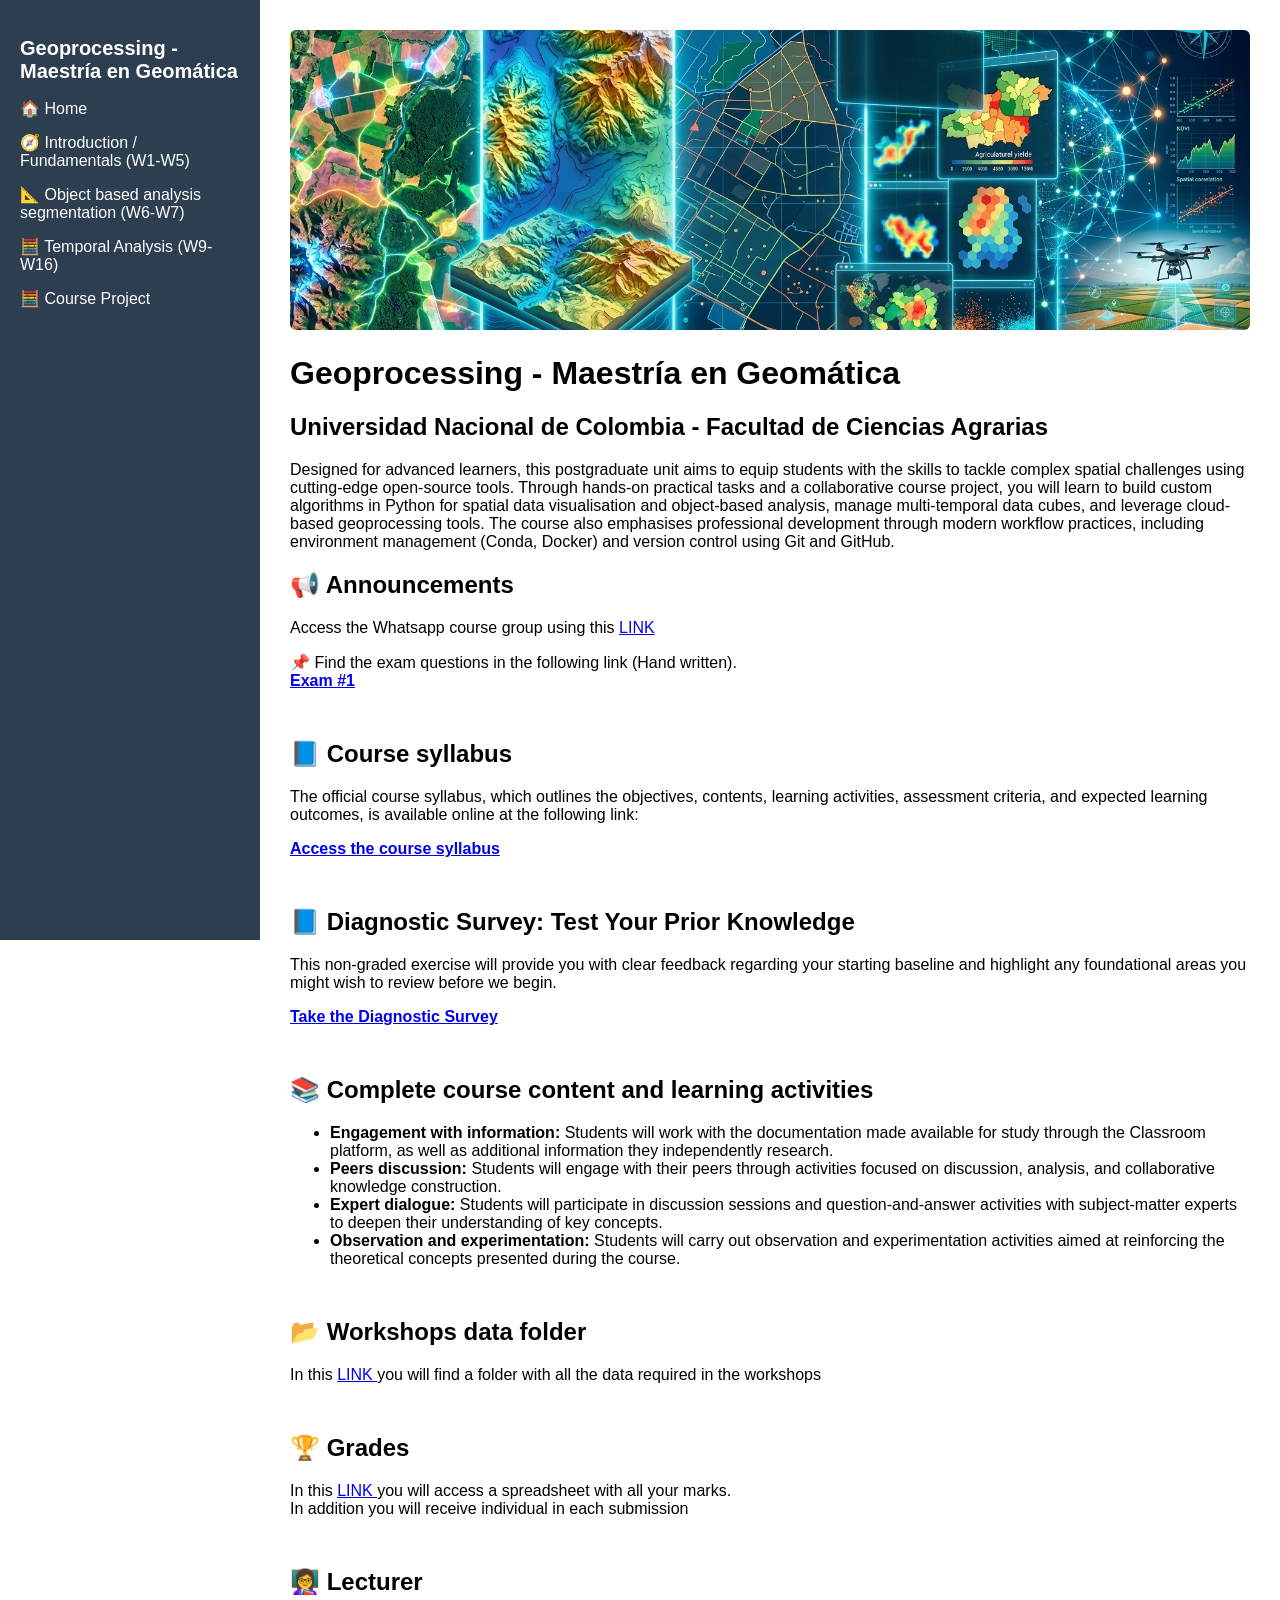
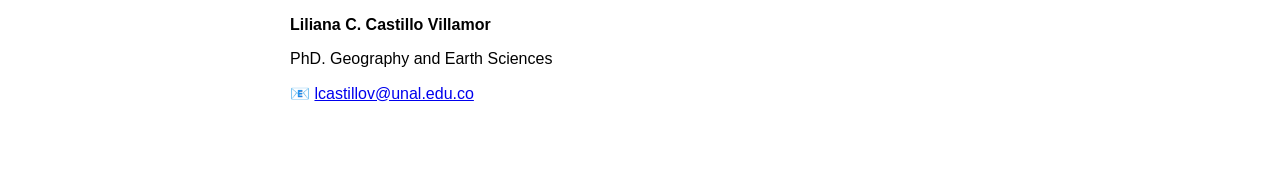
<file: docs/index.html>
<!DOCTYPE html>
<html lang="es">
<head>
  <meta charset="UTF-8">
  <title>Geprocessing</title>
  <link rel="stylesheet" href="style.css">
</head>

<body>
  <div class="container">

     <aside class="sidebar">
      <h2> Geoprocessing - Maestría en Geomática </h2>
      <ul>
        <li><a href="index.html">🏠 Home</a></li>
        <li><a href="1_intro_fund.html">🧭 Introduction / Fundamentals (W1-W5)</a></li>
        <li><a href="2_advanced.html">📐 Object based analysis segmentation (W6-W7)</a></li>
       <li><a href="temporal.html">🧮 Temporal Analysis (W9-W16)</a></li>
       <li><a href="project.html">🧮 Course Project </a></li>

      </ul>
    </aside>
    <main class="content">

      <header class="page-header">
  <img src="portada.png" alt="Geomatics in agriculture">
</header>

      <h1>Geoprocessing - Maestría en Geomática</h1>
      <h2>Universidad Nacional de Colombia - Facultad de Ciencias Agrarias</h2>
      <p>
  Designed for advanced learners, this postgraduate unit aims to equip students with the skills to tackle complex spatial challenges using cutting-edge open-source tools.

Through hands-on practical tasks and a collaborative course project, you will learn to build custom algorithms in Python for spatial data visualisation 
and object-based analysis, manage multi-temporal data cubes, and leverage cloud-based geoprocessing tools. 
The course also emphasises professional development through modern workflow practices, 
including environment management (Conda, Docker) and version control using Git and GitHub.      

      </p>
  </section>
    <section>
          <h2>📢 Announcements </h2>

      <div class="team">

        <p>
          Access the Whatsapp course group using this <a href="https://chat.whatsapp.com/G36AULLtkGy8rnJICHfW9d?s=qt&p=a&mlu=4&ilr=4" target="_blank">LINK </a>
        </p>
      </div>


  <p>
     📌 Find the exam questions in the following link (Hand written). <br>
    <a href="https://drive.google.com/file/d/1cuLnnoGgvSycRBDZw114sBb3xEIShk8I/view?usp=sharing" target="_blank"><strong>Exam #1</strong></a>
  </p>
      

  </section>


<section>
  <h2>📘 Course syllabus</h2>

  <p>
    The official course syllabus, which outlines the objectives, contents, learning
    activities, assessment criteria, and expected learning outcomes, is available
    online at the following link:
  </p>

  <p>
    <a href="https://drive.google.com/file/d/1LlqnLVDMNPiTaMtq1y1dEbJv33p-ubgm/view?usp=sharing" target="_blank"><strong>Access the course syllabus</strong></a>
  </p>
</section>

<section>
  <h2>📘 Diagnostic Survey: Test Your Prior Knowledge</h2>

  <p>
This non-graded exercise will provide you with clear feedback regarding your starting baseline and highlight any foundational areas you might wish to review before we begin.
  </p>

  <p>
    <a href="https://forms.gle/9RTu1YUddDznUbqW7" target="_blank"><strong>Take the Diagnostic Survey</strong></a>
  </p>
</section>

<section>
  <h2>📚 Complete course content and learning activities</h2>



  <ul>
    <li>
      <strong>Engagement with information:</strong>
      Students will work with the documentation made available for study through the
      Classroom platform, as well as additional information they independently research.
    </li>

    <li>
      <strong>Peers discussion:</strong>
      Students will engage with their peers through activities focused on discussion,
      analysis, and collaborative knowledge construction.
    </li>

    <li>
      <strong>Expert dialogue:</strong>
      Students will participate in discussion sessions and question-and-answer activities
      with subject-matter experts to deepen their understanding of key concepts.
    </li>

    <li>
      <strong>Observation and experimentation:</strong>
      Students will carry out observation and experimentation activities aimed at
      reinforcing the theoretical concepts presented during the course.
    </li>
  </ul>
</section>

  </section>
  <section>
          <h2>📂 Workshops data folder</h2>

      <div class="team">

        <p>In this <a href="https://drive.google.com/drive/folders/1LBIwi4xA8khQqD8JimTCjIs2VxbYfr0b?usp=sharing" target="_blank">LINK </a> you will find a folder with all the data required in the workshops</p>
      </div>

  </section>
    <section>
          <h2>🏆 Grades</h2>

      <div class="team">

        <p>In this <a href="https://docs.google.com/spreadsheets/d/12WHGJoy6DpacbCQABoKPbMGc5Xdp0PMHCjtVRelKtjU/edit?usp=sharing"_blank">LINK </a> you will access a spreadsheet with all your marks. <br>
           In addition you will receive individual in each submission</p>
      </div>

  </section>

  
<section>
      <h2>👩‍🏫 Lecturer</h2>

      <div class="team">
        <p><strong>Liliana C. Castillo Villamor</strong></p>
        <p>PhD. Geography and Earth Sciences</p>
        <p>📧 <a href="mailto:lcastillov@unal.edu.co">lcastillov@unal.edu.co</a></p>
      </div>


  </div>
  </section>
  </main>
</body>
</html>
</file>
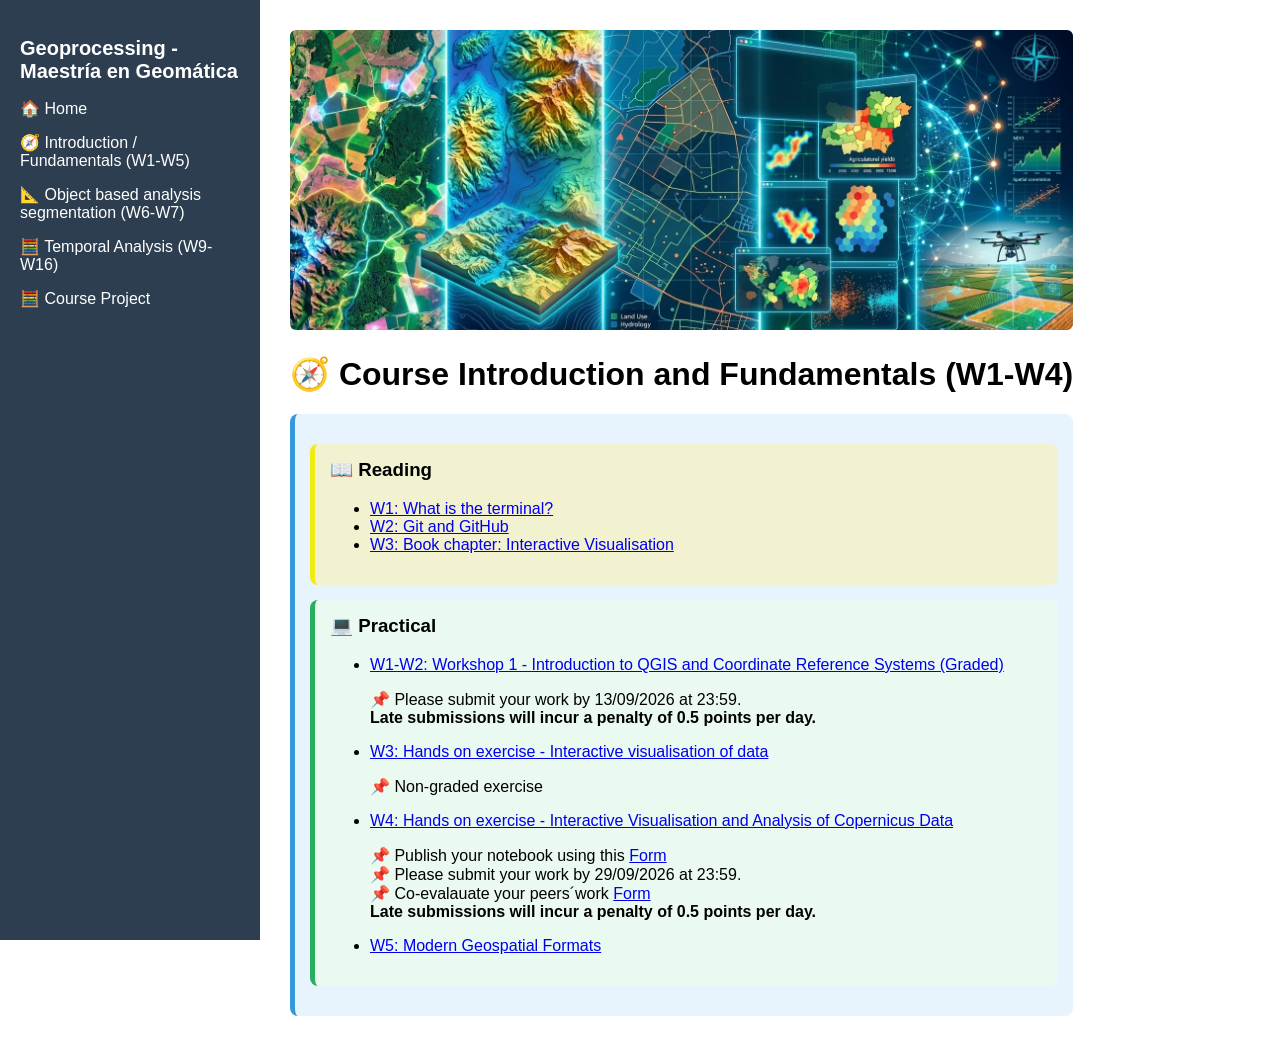
<file: docs/1_intro_fund.html>
<!DOCTYPE html>
<html lang="es">
<head>
  <meta charset="UTF-8">
  <title>Fundamentals</title>
  <link rel="stylesheet" href="style.css">
</head>

<body>
  <div class="container">

     <aside class="sidebar">
      <h2> Geoprocessing - Maestría en Geomática </h2>
      <ul>
        <li><a href="index.html">🏠 Home</a></li>
        <li><a href="1_intro_fund.html">🧭 Introduction / Fundamentals (W1-W5)</a></li>
        <li><a href="2_advanced.html">📐 Object based analysis segmentation (W6-W7)</a></li>
       <li><a href="temporal.html">🧮 Temporal Analysis (W9-W16)</a></li>
       <li><a href="project.html">🧮 Course Project </a></li>

      </ul>
    </aside>


    <main class="content">


      <header class="page-header">
  <img src="portada.png" alt="Geomatics in agriculture">
</header>

      <h1>🧭 Course Introduction and Fundamentals (W1-W4)</h1>

      <div class="block slides">
        <!-- 
        <h3>📑 Slides</h3>
        <ul>
             

                        <li>
            <a href="https://drive.google.com/file/d/1cN9XmAGAT987GKVwXRHxa_-NIaQCY_no/view?usp=drive_link" target="_blank">
              W4: Cartography </a>
          </li>   
          

          

        </ul>
      </div>


    -->

<div class="block reading">
  <h3>📖 Reading</h3>

  <ul>

     
    
        <li>
          
      <a href="https://lccvnotebooks.notion.site/What-is-the-terminal-3cf241d03ede80218c6bd89e5cb63e1f?source=copy_link" target="_blank">
         W1: What is the terminal?
         </a>
    </li>
            <li>
          
      <a href="https://lccvnotebooks.notion.site/Uso-de-Github-999241d03ede82348ad181064bec183c?source=copy_link" target="_blank">
         W2: Git and GitHub 
         </a>
    </li>
    

        <li>
      <a href="https://drive.google.com/file/d/1glsrCkiJnWgmUesZHfgHlCLl3DLw88fn/view?usp=sharing" target="_blank">
         W3: Book chapter: Interactive Visualisation 
         </a>


    </li>
    

  <!--
    


  </ul>
-->
</div>

<div class="block practical">
        <h3>💻 Practical</h3>
        <ul>
          <li>
            <a href="https://github.com/un-msc-geomatica/geoprocessing_20262/blob/main/notebooks/Introductory%20exercise_st.ipynb" target="-blank">
             W1-W2: Workshop 1 - Introduction to QGIS and Coordinate Reference Systems (Graded)  </a>

             <p class="li-note">
          📌 Please submit your work  by 13/09/2026 at 23:59. <br>
          <strong>Late submissions will incur a penalty of 0.5 points per day. </strong>
  </p>
          </li>

          <li>
            <a href="https://lccvnotebooks.notion.site/W3-Interactive-Data-Visualisation-Exercise-3dc241d03ede8010837be3703aa4be2d?source=copy_link" target="-blank">
             W3: Hands on exercise - Interactive visualisation of data </a>

             <p class="li-note">
          📌 Non-graded exercise <br>
          
  </p>
          </li>

                    <li>
            <a href="https://github.com/un-msc-geomatica/geoprocessing_20262/blob/main/notebooks/W3_Copernicus_workshop.ipynb" target="-blank">
             W4: Hands on exercise - Interactive Visualisation and Analysis of Copernicus Data</a>

             <p class="li-note">
          📌 Publish your notebook using this <a href="https://forms.gle/haxPr3DBSEkdLadi6" target="-blank"> Form </a> <br>
          📌 Please submit your work  by 29/09/2026 at 23:59. <br>

         📌 Co-evalauate your peers´work  <a href="https://forms.gle/aYaFi5eVVZuhdtsb7" target="-blank"> Form </a> <br>
          
          <strong>Late submissions will incur a penalty of 0.5 points per day. </strong>
          
  </p>
          </li>

                            <li>
      <a href="https://lccvnotebooks.notion.site/Week-5-Modern-Geospatial-Data-Formats-3e9241d03ede8002b777d5e3613f7378?source=copy_link" target="_blank">
        W5: Modern Geospatial Formats
         </a>
    </li>




        </ul>
</div>

</body>
</html>
</file>
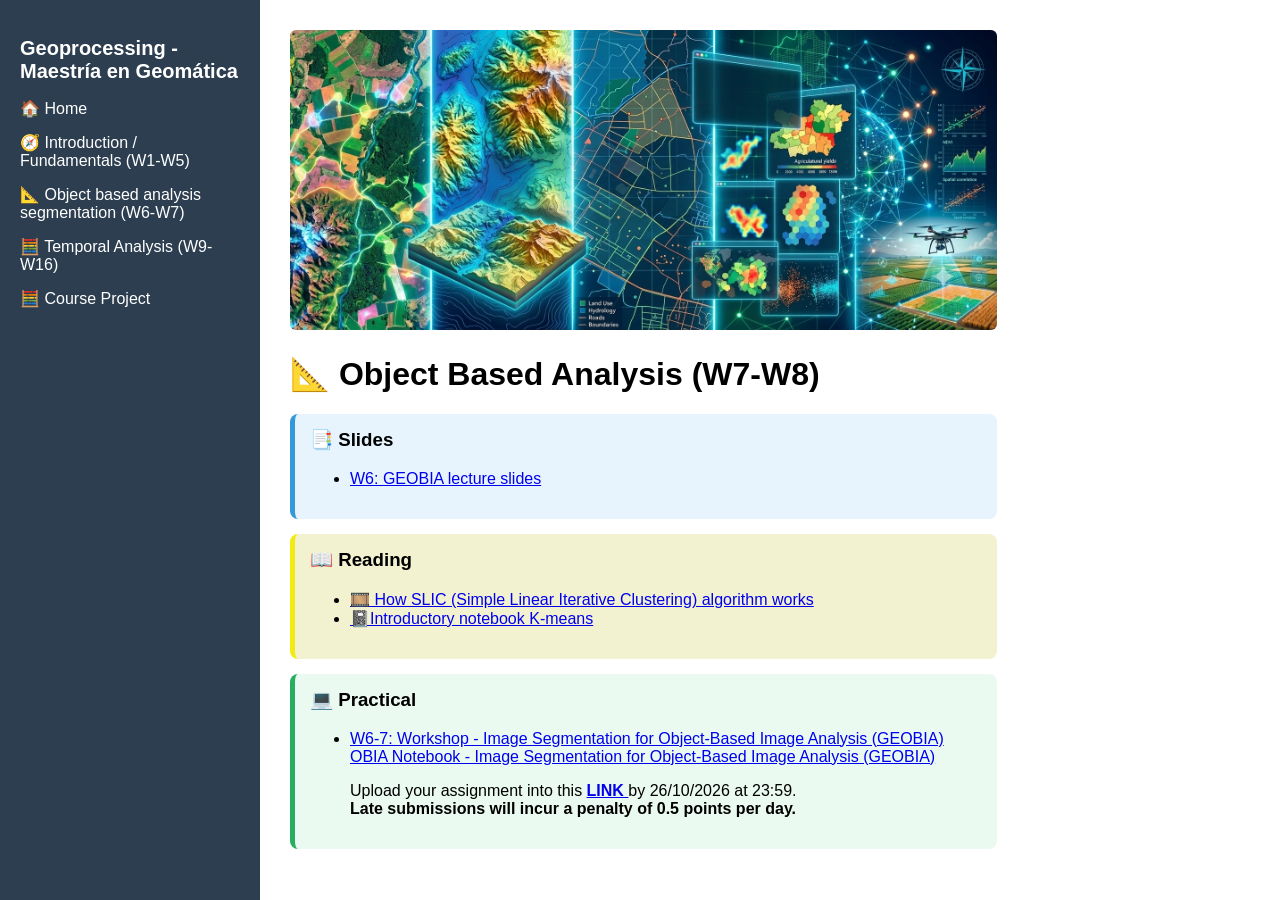
<file: docs/2_advanced.html>
<!DOCTYPE html>
<html lang="es">
<head>
  <meta charset="UTF-8">
  <title>Geospatial Object Based Ananlysis</title>
  <link rel="stylesheet" href="style.css">
</head>

<body>
  <div class="container">

     <aside class="sidebar">
      <h2> Geoprocessing - Maestría en Geomática </h2>
      <ul>
        <li><a href="index.html">🏠 Home</a></li>
        <li><a href="1_intro_fund.html">🧭 Introduction / Fundamentals (W1-W5)</a></li>
        <li><a href="2_advanced.html">📐 Object based analysis segmentation (W6-W7)</a></li>
       <li><a href="temporal.html">🧮 Temporal Analysis (W9-W16)</a></li>
       <li><a href="project.html">🧮 Course Project </a></li>

      </ul>
    </aside>


    <main class="content">


      <header class="page-header">
  <img src="portada.png" alt="Geomatics in agriculture">
</header>


      <h1>📐 Object Based Analysis (W7-W8)</h1>

      <div class="block slides">
        <h3>📑 Slides</h3>
        <ul>
          
          <li>
            <a href="https://drive.google.com/file/d/1pPJOcCZ4UT1fvC63q0xzhUttxnxjxMnW/view?usp=sharing" target="_blank">
              W6: GEOBIA lecture slides</a>
          </li>


        </ul>
      </div>
   
<div class="block reading">
  <h3>📖 Reading</h3>
  <ul>

        <li>
      <a href="https://www.youtube.com/watch?v=-hmUbB-Y8R0" target="_blank">
         
       🎞️ How SLIC (Simple Linear Iterative Clustering) algorithm works   
         </a>
    </li>
           <li>
      <a href="https://jakevdp.github.io/PythonDataScienceHandbook/05.11-k-means.html" target="_blank">
       📓Introductory notebook K-means  
         </a>
    </li>

    

    
  </ul>
</div>

      <div class="block practical">
        <h3>💻 Practical</h3>
        
        <ul>
          <li>
            <a href="https://lccvnotebooks.notion.site/Week-6-Image-Segmentation-for-Object-Based-Image-Analysis-GEOBIA-3f5241d03ede8121800ed3cb3608c3dd?source=copy_link" target="-blank">
             W6-7: Workshop  - Image Segmentation for Object-Based Image Analysis (GEOBIA)  </a><br>
       
             <a href="https://lccvnotebooks.notion.site/Week-6-Image-Segmentation-for-Object-Based-Image-Analysis-GEOBIA-3f5241d03ede8121800ed3cb3608c3dd?source=copy_link" target="-blank">
             OBIA Notebook - Image Segmentation for Object-Based Image Analysis (GEOBIA)  </a>
    
 
     <p class="li-note">
          Upload your assignment into this 
          <a href="https://drive.google.com/drive/folders/1oaNwHBM82yf8bRodukxBr21HwyuYIjD0?usp=sharing" target="-blank">
           <strong> LINK </strong></a> by 26/10/2026 at 23:59. <br>
          <strong>Late submissions will incur a penalty of 0.5 points per day. </strong>
  </p>
          </li>

         
           
        </ul>
     
      </div>
    </main>

  </div>
</body>
</html>
</file>
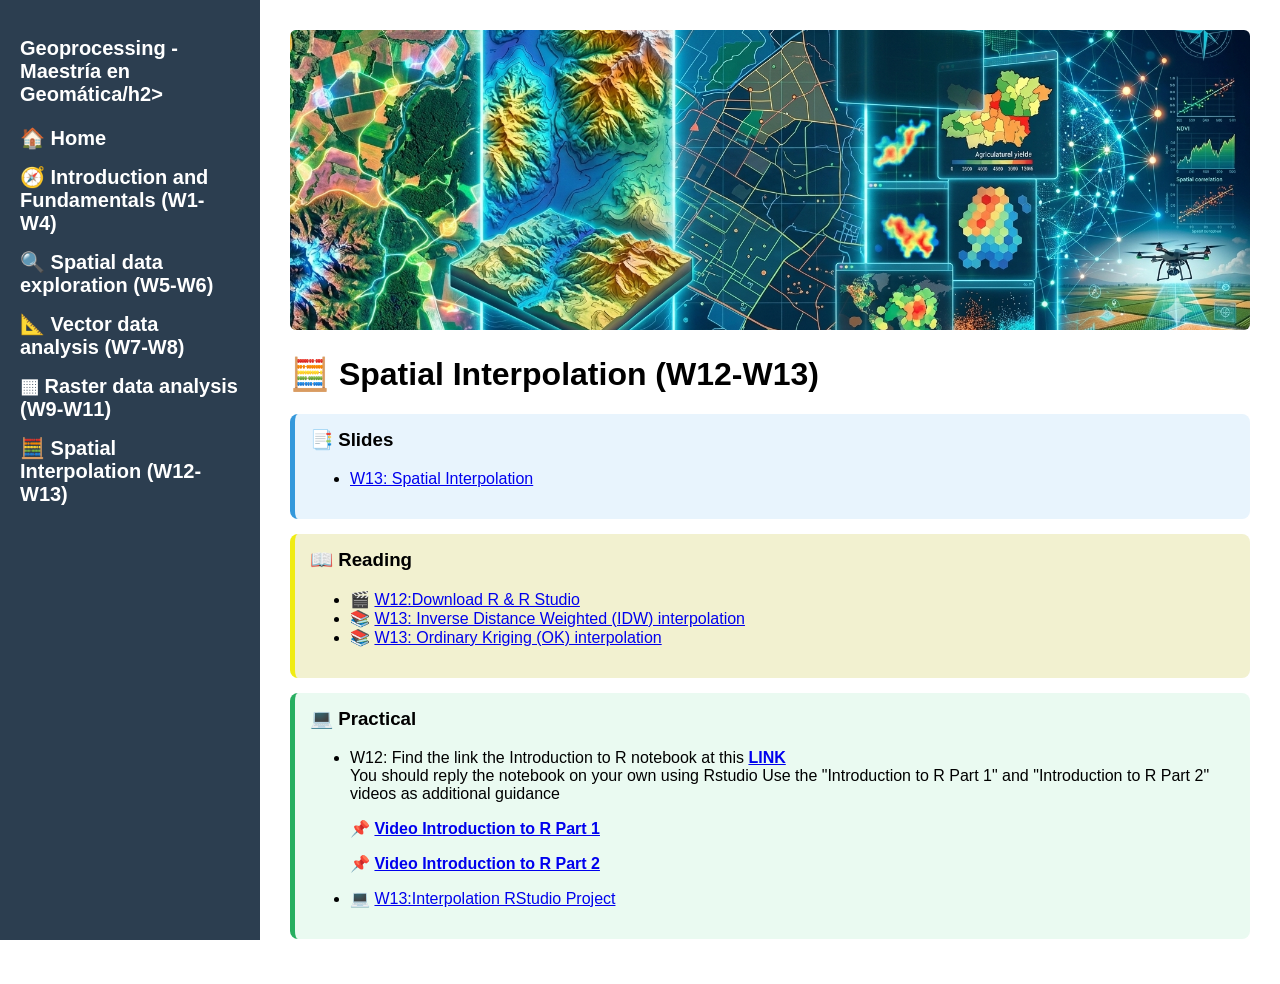
<file: docs/interpol.html>
<!DOCTYPE html>
<html lang="es">
<head>
  <meta charset="UTF-8">
  <title>Course Introduction and Fundamentals</title>
  <link rel="stylesheet" href="style.css">
</head>

<body>
  <div class="container">

    <aside class="sidebar">
      <h2> Geoprocessing - Maestría en Geomática/h2>
      <ul>
        <li><a href="index.html">🏠 Home</a></li>
        <li><a href="intro_fund.html">🧭 Introduction and Fundamentals (W1-W4)</a></li>
        <li><a href="exploration.html">🔍 Spatial data exploration (W5-W6)</a></li>
        <li><a href="vector.html">📐 Vector data analysis (W7-W8)</a></li>
        <li><a href="raster.html">▦ Raster data analysis (W9-W11)</a></li>
       <li><a href="interpol.html">🧮 Spatial Interpolation (W12-W13)</a></li>

      </ul>
    </aside>

    <main class="content">


      <header class="page-header">
  <img src="portada.png" alt="Geomatics in agriculture">
</header>

      <h1>🧮 Spatial Interpolation (W12-W13)</h1>

      <div class="block slides">
        <h3>📑 Slides</h3>
        <ul>
          
                                  <li>
            <a href="https://drive.google.com/file/d/1H_PRGns1_vSl1Hv9uuWsA0p92O1qSteR/view?usp=sharing" target="_blank">
              W13: Spatial Interpolation </a>
          </li>   
        </ul>
      </div>

<div class="block reading">
  <h3>📖 Reading</h3>
  <ul>

        <li> 🎬
      <a  href="https://drive.google.com/file/d/1kj8MgwgwhdlAYbZl3ojzw94DIyzTl_V6/view?usp=sharing" target="_blank">
          W12:Download R & R Studio
         </a>
    </li>

            <li> 📚
      <a  href="https://pro.arcgis.com/es/pro-app/latest/help/analysis/geostatistical-analyst/how-inverse-distance-weighted-interpolation-works.htm" target="_blank">
          W13: Inverse Distance Weighted (IDW) interpolation
         </a>
    </li>

                <li> 📚
      <a  href="https://pro.arcgis.com/es/pro-app/latest/tool-reference/3d-analyst/how-kriging-works.htm" target="_blank">
          W13: Ordinary Kriging (OK) interpolation
         </a>
    </li>

    
  </ul>
</div>

      <div class="block practical">
        <h3>💻 Practical</h3>
        <ul>
                
           <li>


             <p class="li-note">
          W12: Find the link  the Introduction to R notebook at this 
          <a href="https://rpubs.com/lccastillov/1446175" target="-blank">
           <strong> LINK </strong></a> <br>
           You should reply the notebook on your own using Rstudio
           Use the "Introduction to R Part 1" and "Introduction to R Part 2" videos as additional guidance
          
    </p>


      <p class="li-note">
          📌 <a href="https://drive.google.com/file/d/1DsQni2KZHv3gK5VUKR2p8YaYTZxyDVUh/view?usp=drive_link" target="-blank">
           <strong> Video Introduction to R Part 1 </strong></a> 
      </p>

      <p class="li-note">
          📌 <a href="https://drive.google.com/file/d/1qEnoCVH1DPu0xUq66yxu-DzFVClU9yBo/view?usp=sharing" target="-blank">
           <strong> Video Introduction to R Part 2 </strong></a> 
      </p>
          </li>


                  <li> 💻
      <a  href="https://drive.google.com/drive/folders/125U0tbJBOey03kRe4u1UqzorUdhJaz8r?usp=sharing" target="_blank">
          W13:Interpolation RStudio Project
         </a>
    </li>
          
          

          
        </ul>
      </div>
    </main>

  </div>
</body>
</html>
</file>
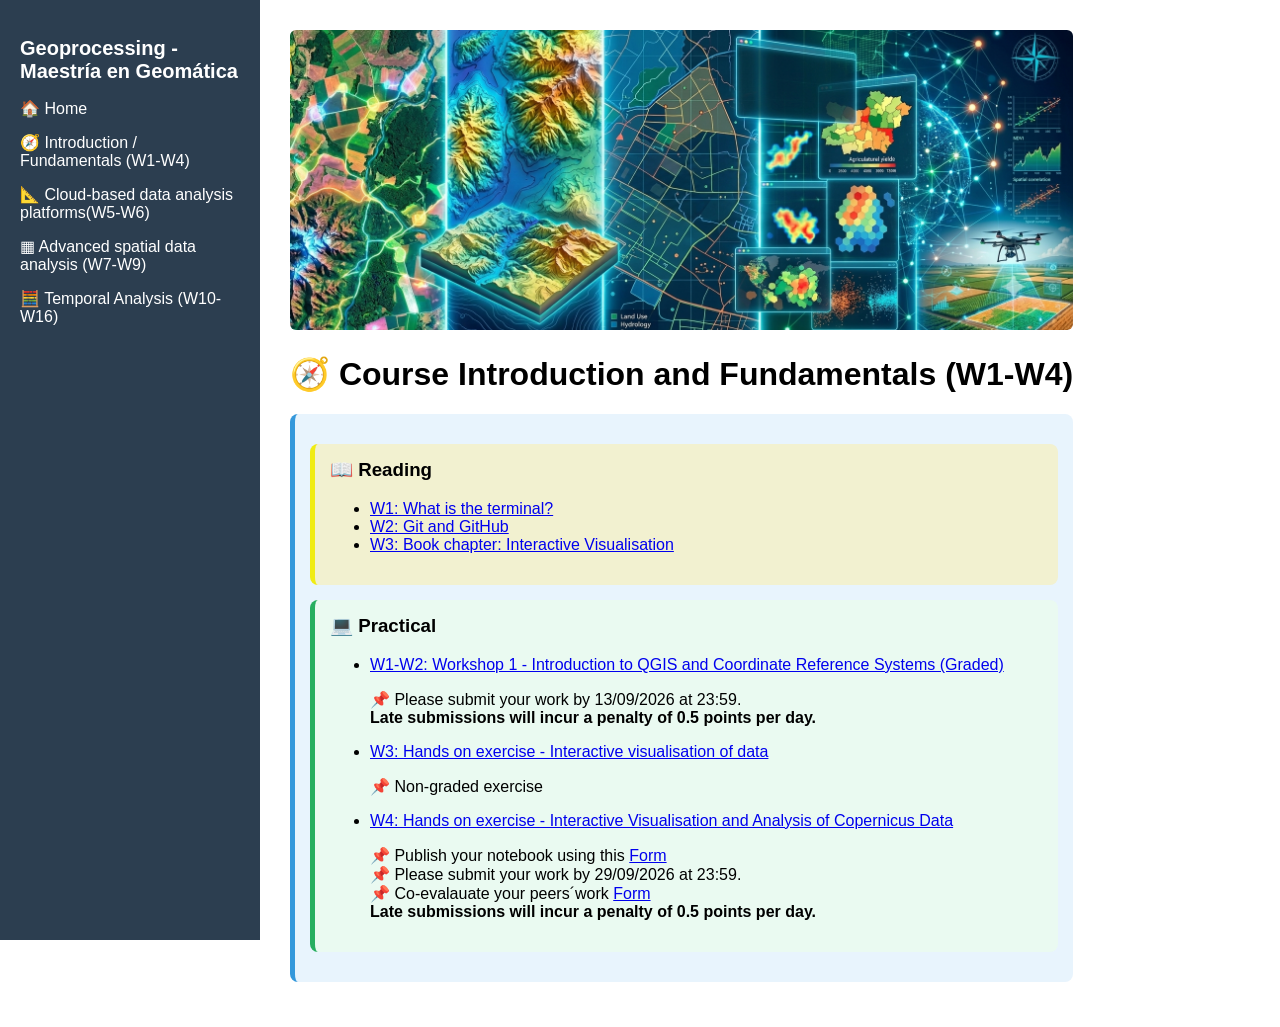
<file: docs/intro_fund.html>
<!DOCTYPE html>
<html lang="es">
<head>
  <meta charset="UTF-8">
  <title>Fundamentals</title>
  <link rel="stylesheet" href="style.css">
</head>

<body>
  <div class="container">

     <aside class="sidebar">
      <h2> Geoprocessing - Maestría en Geomática </h2>
      <ul>
        <li><a href="index.html">🏠 Home</a></li>
        <li><a href="intro_fund.html">🧭 Introduction / Fundamentals (W1-W4)</a></li>
        <li><a href="visual.html">📐 Cloud-based data analysis platforms(W5-W6)</a></li>
        <li><a href="raster.html">▦ Advanced spatial data analysis (W7-W9)</a></li>
       <li><a href="temporal.html">🧮 Temporal Analysis (W10-W16)</a></li>

      </ul>
    </aside>


    <main class="content">


      <header class="page-header">
  <img src="portada.png" alt="Geomatics in agriculture">
</header>

      <h1>🧭 Course Introduction and Fundamentals (W1-W4)</h1>

      <div class="block slides">
        <!-- 
        <h3>📑 Slides</h3>
        <ul>
             

                        <li>
            <a href="https://drive.google.com/file/d/1cN9XmAGAT987GKVwXRHxa_-NIaQCY_no/view?usp=drive_link" target="_blank">
              W4: Cartography </a>
          </li>   
          

          

        </ul>
      </div>


    -->

<div class="block reading">
  <h3>📖 Reading</h3>

  <ul>

     
    
        <li>
          
      <a href="https://lccvnotebooks.notion.site/What-is-the-terminal-3cf241d03ede80218c6bd89e5cb63e1f?source=copy_link" target="_blank">
         W1: What is the terminal?
         </a>
    </li>
            <li>
          
      <a href="https://lccvnotebooks.notion.site/Uso-de-Github-999241d03ede82348ad181064bec183c?source=copy_link" target="_blank">
         W2: Git and GitHub 
         </a>
    </li>
    

        <li>
      <a href="https://drive.google.com/file/d/1glsrCkiJnWgmUesZHfgHlCLl3DLw88fn/view?usp=sharing" target="_blank">
         W3: Book chapter: Interactive Visualisation 
         </a>


    </li>
    

  <!--
    


  </ul>
-->
</div>

<div class="block practical">
        <h3>💻 Practical</h3>
        <ul>
          <li>
            <a href="https://github.com/un-msc-geomatica/geoprocessing_20262/blob/main/notebooks/Introductory%20exercise_st.ipynb" target="-blank">
             W1-W2: Workshop 1 - Introduction to QGIS and Coordinate Reference Systems (Graded)  </a>

             <p class="li-note">
          📌 Please submit your work  by 13/09/2026 at 23:59. <br>
          <strong>Late submissions will incur a penalty of 0.5 points per day. </strong>
  </p>
          </li>

          <li>
            <a href="https://lccvnotebooks.notion.site/W3-Interactive-Data-Visualisation-Exercise-3dc241d03ede8010837be3703aa4be2d?source=copy_link" target="-blank">
             W3: Hands on exercise - Interactive visualisation of data </a>

             <p class="li-note">
          📌 Non-graded exercise <br>
          
  </p>
          </li>

                    <li>
            <a href="https://github.com/un-msc-geomatica/geoprocessing_20262/blob/main/notebooks/W3_Copernicus_workshop.ipynb" target="-blank">
             W4: Hands on exercise - Interactive Visualisation and Analysis of Copernicus Data</a>

             <p class="li-note">
          📌 Publish your notebook using this <a href="https://forms.gle/haxPr3DBSEkdLadi6" target="-blank"> Form </a> <br>
          📌 Please submit your work  by 29/09/2026 at 23:59. <br>

         📌 Co-evalauate your peers´work  <a href="https://forms.gle/aYaFi5eVVZuhdtsb7" target="-blank"> Form </a> <br>
          
          <strong>Late submissions will incur a penalty of 0.5 points per day. </strong>
          
  </p>
          </li>




        </ul>
</div>

</body>
</html>
</file>
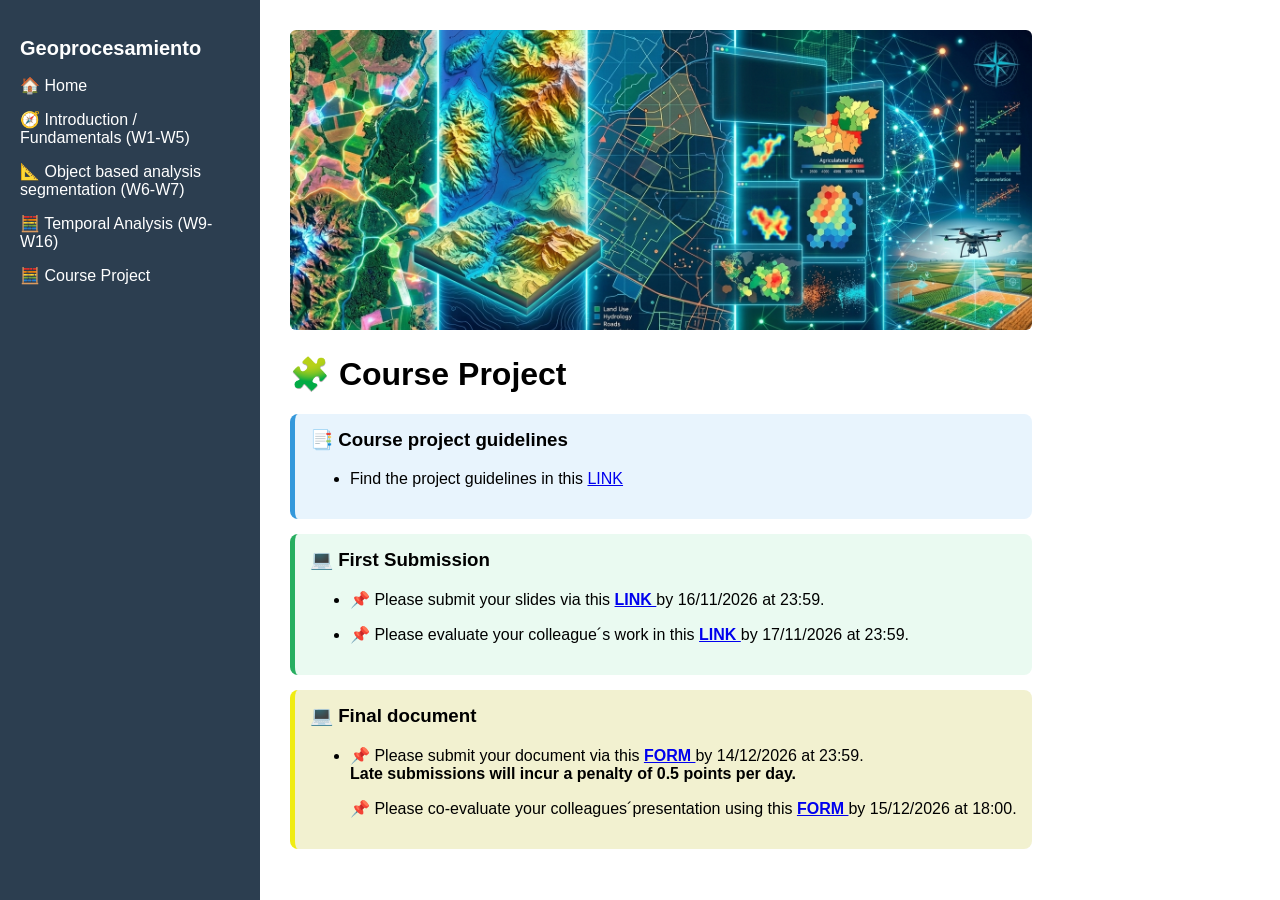
<file: docs/project.html>
<!DOCTYPE html>
<html lang="es">
<head>
  <meta charset="UTF-8">
  <title>Course Project</title>
  <link rel="stylesheet" href="style.css">
</head>

<body>
  <div class="container">

    <aside class="sidebar">
      <h2> Geoprocesamiento</h2>
      <ul>
        <li><a href="index.html">🏠 Home</a></li>
        <li><a href="1_intro_fund.html">🧭 Introduction / Fundamentals (W1-W5)</a></li>
        <li><a href="2_advanced.html">📐 Object based analysis segmentation (W6-W7)</a></li>
       <li><a href="temporal.html">🧮 Temporal Analysis (W9-W16)</a></li>
       <li><a href="project.html">🧮 Course Project </a></li>

      </ul>
    </aside>


    <main class="content">

      <header class="page-header">
  <img src="portada.png" alt="Geomatics in agriculture">
</header>

      <h1>🧩 Course Project</h1>

      <div class="block slides">
        <h3>📑 Course project guidelines</h3>
        <ul>
          

        <li>
      Find the project guidelines in this <a href="https://drive.google.com/file/d/1WmvZcoO68lW97NadN1m_sOffl3Xkm3b9/view?usp=sharing" target="_blank">
         LINK
         </a>
    </li>
        </ul>
      </div>


      <div class="block practical">
        <h3>💻 First Submission </h3>
      
        <ul>
           <li>

             <p class="li-note">
          📌 Please submit your slides via this
          <a href="https://drive.google.com/drive/folders/1iuDjlM3uF3iBmfQt6oXa6Rl4PjYhvOu_?usp=sharing" target="-blank">
           <strong> LINK </strong></a> by 16/11/2026 at 23:59. <br>
         
  </p>


  
          </li>


                     <li>

             <p class="li-note">
          📌 Please evaluate your colleague´s work in this
          <a href="https://forms.gle/xSPMx5zx6qAsYxsb7" target="-blank">
           <strong> LINK </strong></a> by 17/11/2026 at 23:59. <br>
         
  </p>


  
          </li>
          
          
        </ul>
      </div>

      
<div class="block reading">
 <h3>💻 Final document </h3>
      
        <ul>
           <li>


             <p class="li-note">
          📌 Please submit your document via this
          <a href="https://drive.google.com/drive/folders/1XL7Ugb1ttsuC8rWkqdx6R2jXq-IrDP39?usp=sharing" target="-blank">
           <strong> FORM </strong></a> by 14/12/2026 at 23:59. <br>
          <strong>Late submissions will incur a penalty of 0.5 points per day. </strong>
  </p>
  
          </li>

            <p class="li-note">
          📌 Please co-evaluate your colleagues´presentation  using this
          <a href="https://forms.gle/1KWRf1gAtfHKGhtRA" target="-blank">
           <strong> FORM </strong></a> by 15/12/2026 at 18:00. <br>
          
  </p>
          </li>

  </ul>
</div>
    </main>

  </div>
</body>
</html>
</file>
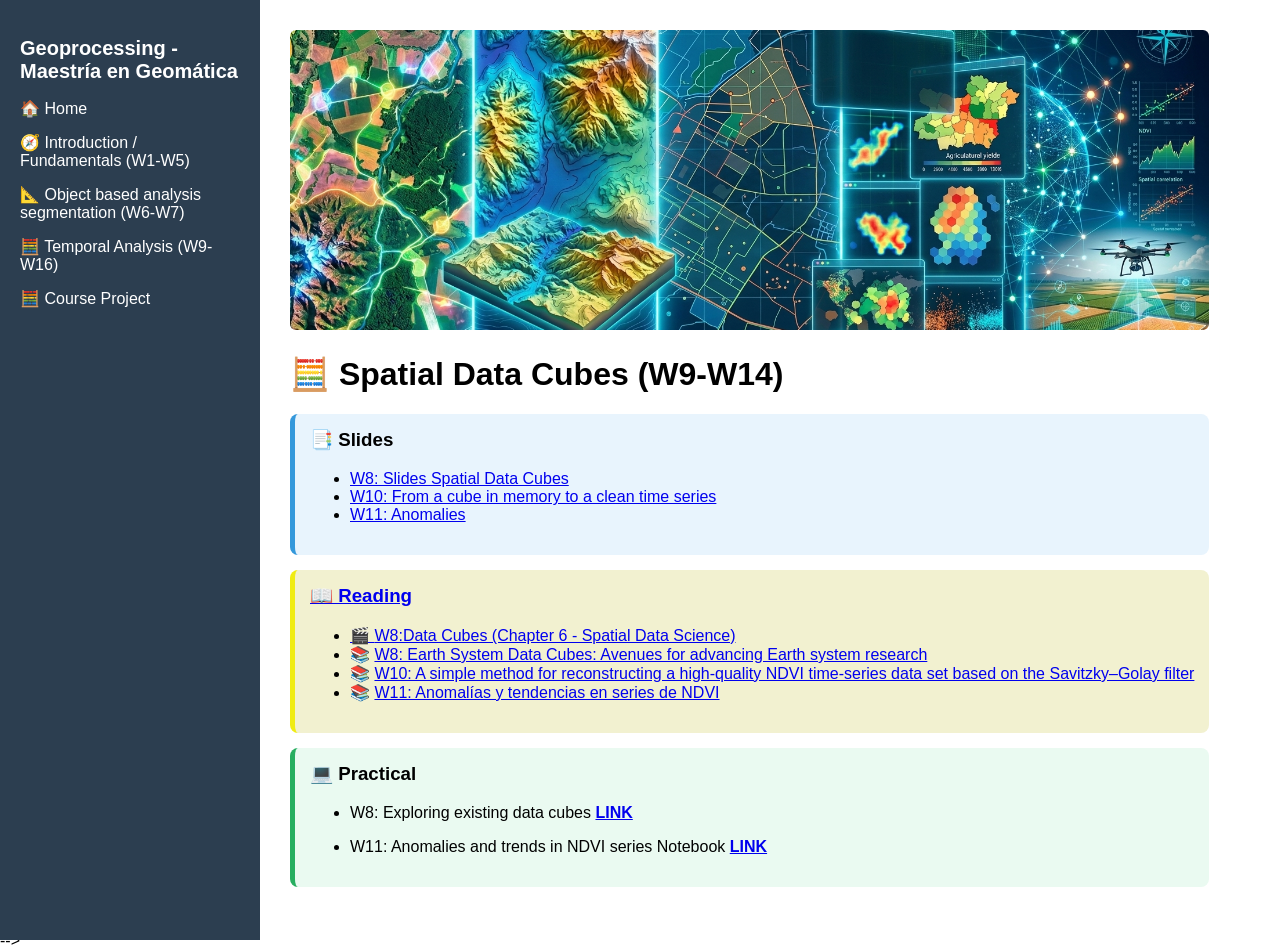
<file: docs/temporal.html>
<!DOCTYPE html>
<html lang="es">
<head>
  <meta charset="UTF-8">
  <title>CTemporal</title>
  <link rel="stylesheet" href="style.css">
</head>

<body>
  <div class="container">

     <aside class="sidebar">
      <h2> Geoprocessing - Maestría en Geomática </h2>
      <ul>
        <li><a href="index.html">🏠 Home</a></li>
        <li><a href="1_intro_fund.html">🧭 Introduction / Fundamentals (W1-W5)</a></li>
        <li><a href="2_advanced.html">📐 Object based analysis segmentation (W6-W7)</a></li>
       <li><a href="temporal.html">🧮 Temporal Analysis (W9-W16)</a></li>
       <li><a href="project.html">🧮 Course Project </a></li>

      </ul>
    </aside>

    <main class="content">


      <header class="page-header">
  <img src="portada.png" alt="Geomatics in agriculture">
</header>

      <h1>🧮 Spatial Data Cubes (W9-W14)</h1>

      <div class="block slides">
        <h3>📑 Slides</h3>
        <ul>
          
                                  <li>
            <a href="https://drive.google.com/file/d/1OIgAjX8o1TvZH3_ikmh6efk5YHGf0gA1/view?usp=sharing" target="_blank">
              W8: Slides Spatial Data Cubes   </a>
          </li>   

                                  <li>
            <a href=" https://drive.google.com/file/d/1qwkE-u7cb4vXrZ3sFvkaoLLYjQ4bex9I/view?usp=sharing" target="_blank">
              W10: From a cube in memory to a clean time series
</li> 

<li>
  <a href="  https://drive.google.com/file/d/1_4ikPYL4v4_lMHzZgP1L28zDln8KKRIN/view?usp=sharing" target="_blank">
              W11: Anomalies
             
              </li> 
         
        </ul>
      </div>

<div class="block reading">
  <h3>📖 Reading</h3>
  <ul>

        <li> 🎬
      <a  href="https://r-spatial.org/book/06-Cubes.html" target="_blank">
          W8:Data Cubes (Chapter 6 - Spatial Data Science)
         </a>
    </li>

            <li> 📚
      <a  href="https://www.cambridge.org/core/journals/environmental-data-science/article/earth-system-data-cubes-avenues-for-advancing-earth-system-research/C49F497A29699C7A1A6A2830755CAA6D" target="_blank">
          W8: Earth System Data Cubes: Avenues for advancing Earth system research
         </a>
    </li>

                <li> 📚
      <a  href="https://www.sciencedirect.com/science/article/pii/S003442570400080X" target="_blank">
          W10: A simple method for reconstructing a high-quality NDVI time-series data set based on the Savitzky–Golay filter
         </a>
    </li>
                <li> 📚
      <a  href="https://lccvnotebooks.notion.site/W11-Anomal-as-y-tendencias-en-series-de-NDVI-41a241d03ede8170ad46f3420ebbff8a?source=copy_link" target="_blank">
          W11: Anomalías y tendencias en series de NDVI 
         </a>
    </li>

     



    
  </ul>
</div>

      <div class="block practical">
        <h3>💻 Practical</h3>
        <ul>
                
           <li>


             <p class="li-note">
          W8: Exploring existing data cubes
          <a href="https://github.com/un-msc-geomatica/geoprocessing_20262/blob/main/notebooks/week8_session1_exploring_datacubes.ipynb" target="-blank">
           <strong> LINK </strong></a> <br>
         
          
    </p>

    </li>

      <li>


             <p class="li-note">
          W11: Anomalies and trends in NDVI series Notebook
          <a href="https://github.com/un-msc-geomatica/geoprocessing_20262/blob/main/notebooks/week11_partA_anomalies.ipynb" target="-blank">
           <strong> LINK </strong></a> <br>
         
          
    </p>

    </li>
          

          
        </ul>
      </div>
    </main>

  </div>
-->
</body>
</html>
</file>
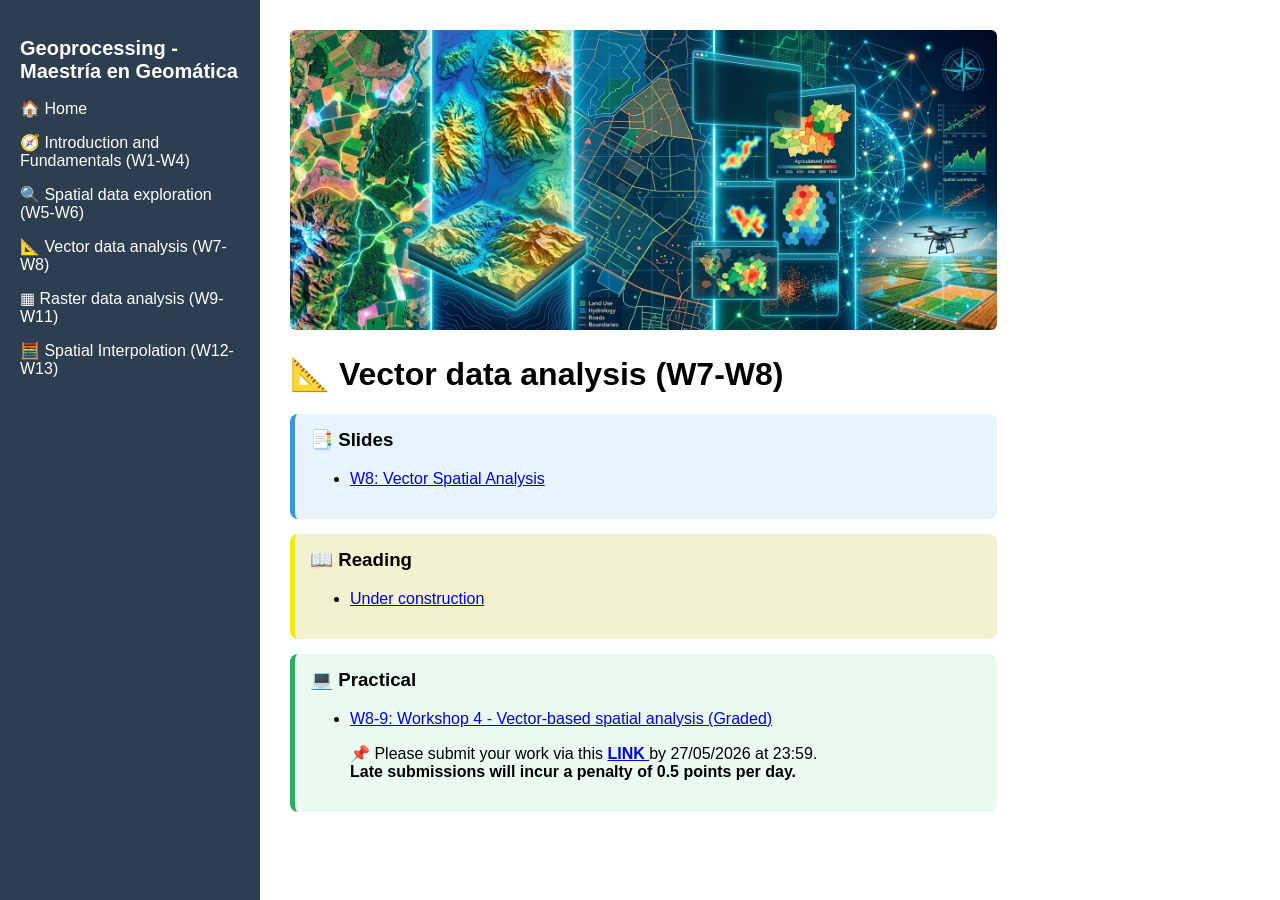
<file: docs/vector.html>
<!DOCTYPE html>
<html lang="es">
<head>
  <meta charset="UTF-8">
  <title>Course Introduction and Fundamentals</title>
  <link rel="stylesheet" href="style.css">
</head>

<body>
  <div class="container">

    <aside class="sidebar">
      <h2> Geoprocessing - Maestría en Geomática</h2>
      <ul>
        <li><a href="index.html">🏠 Home</a></li>
        <li><a href="intro_fund.html">🧭 Introduction and Fundamentals (W1-W4)</a></li>
        <li><a href="exploration.html">🔍 Spatial data exploration (W5-W6)</a></li>
        <li><a href="vector.html">📐 Vector data analysis (W7-W8)</a></li>
        <li><a href="raster.html">▦ Raster data analysis (W9-W11)</a></li>
       <li><a href="interpol.html">🧮 Spatial Interpolation (W12-W13)</a></li>

      </ul>
    </aside>


    <main class="content">


      <header class="page-header">
  <img src="portada.png" alt="Geomatics in agriculture">
</header>

      <h1>📐 Vector data analysis (W7-W8)</h1>

      <div class="block slides">
        <h3>📑 Slides</h3>
        <ul>
          
          <li>
            <a href="https://drive.google.com/file/d/1w4aHp8wN8RuTG55kesg32fCGe6K7oflV/view?usp=sharing" target="_blank">
              W8: Vector Spatial Analysis </a>
          </li>


        </ul>
      </div>

<div class="block reading">
  <h3>📖 Reading</h3>
  <ul>

        <li>
      <a href="https://gisgeography.com/gis-formats/" target="_blank">
         Under construction
         </a>
    </li>

    
  </ul>
</div>

      <div class="block practical">
        <h3>💻 Practical</h3>
        <ul>
          <li>
            <a href="https://drive.google.com/file/d/1H5Dbln0XlUlqJjPbeTLMBvJHwwAT0Xvi/view?usp=sharing" target="-blank">
             W8-9: Workshop 4 - Vector-based spatial analysis (Graded)  </a>

             <p class="li-note">
          📌 Please submit your work via this
          <a href="https://drive.google.com/drive/folders/1QxyBaDdBCv6cAMJzIqv_y622E4zX2emo?usp=sharing" target="-blank">
           <strong> LINK </strong></a> by 27/05/2026 at 23:59. <br>
          <strong>Late submissions will incur a penalty of 0.5 points per day. </strong>
  </p>
          </li>

          
          
        </ul>
      </div>
    </main>

  </div>
</body>
</html>
</file>
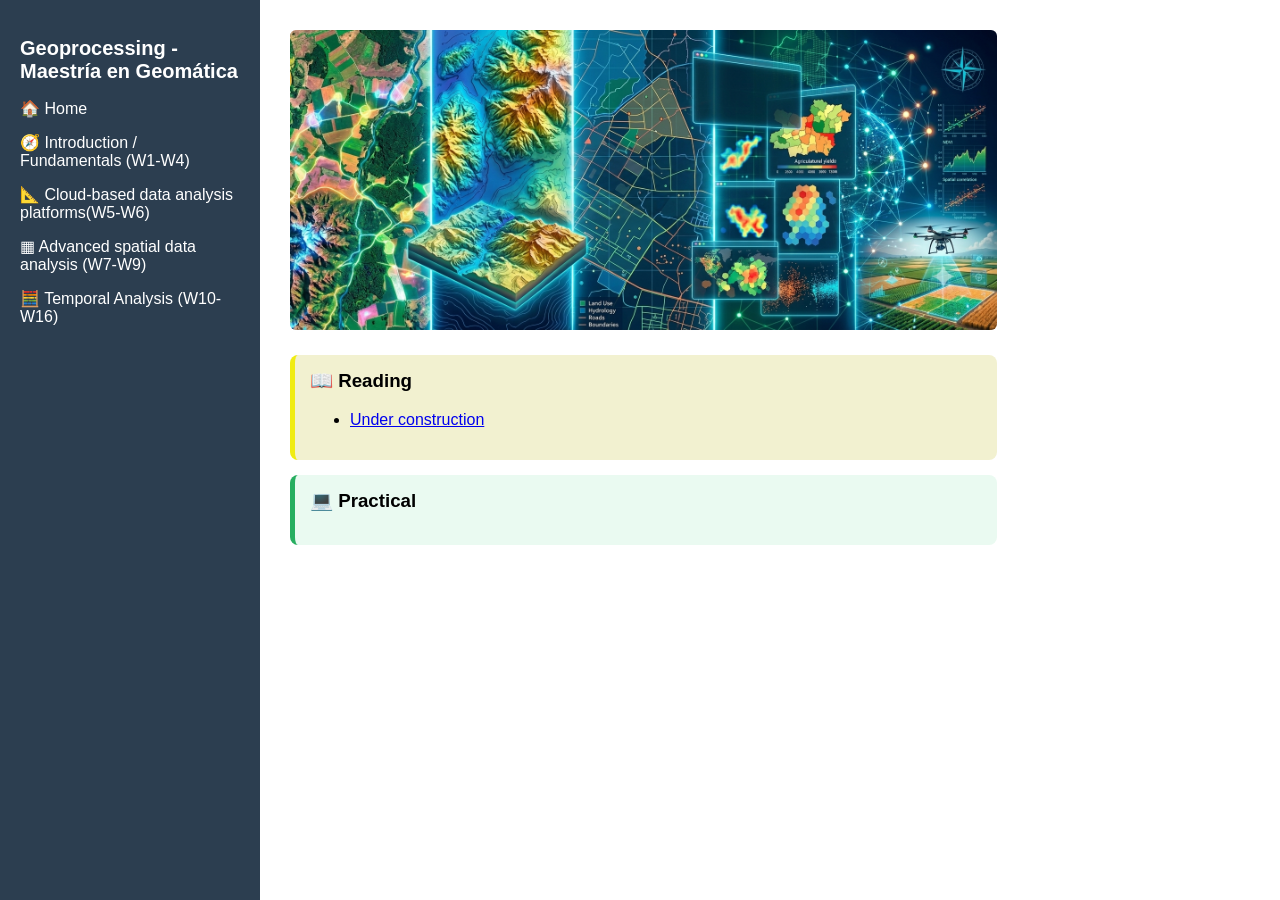
<file: docs/visual.html>
<!DOCTYPE html>
<html lang="es">
<head>
  <meta charset="UTF-8">
  <title>Course Introduction and Fundamentals</title>
  <link rel="stylesheet" href="style.css">
</head>

<body>
  <div class="container">

     <aside class="sidebar">
      <h2> Geoprocessing - Maestría en Geomática </h2>
      <ul>
        <li><a href="index.html">🏠 Home</a></li>
        <li><a href="intro_fund.html">🧭 Introduction / Fundamentals (W1-W4)</a></li>
        <li><a href="visual.html">📐 Cloud-based data analysis platforms(W5-W6)</a></li>
        <li><a href="raster.html">▦ Advanced spatial data analysis (W7-W9)</a></li>
       <li><a href="temporal.html">🧮 Temporal Analysis (W10-W16)</a></li>

      </ul>
    </aside>


    <main class="content">


      <header class="page-header">
  <img src="portada.png" alt="Geomatics in agriculture">
</header>
<!-- 

      <h1>📐 Vector data analysis (W7-W8)</h1>

      <div class="block slides">
        <h3>📑 Slides</h3>
        <ul>
          
          <li>
            <a href="https://drive.google.com/file/d/1w4aHp8wN8RuTG55kesg32fCGe6K7oflV/view?usp=sharing" target="_blank">
              W8: Vector Spatial Analysis </a>
          </li>


        </ul>
      </div>
    -->
<div class="block reading">
  <h3>📖 Reading</h3>
  <ul>

        <li>
      <a href="https://gisgeography.com/gis-formats/" target="_blank">
         Under construction
         </a>
    </li>

    
  </ul>
</div>

      <div class="block practical">
        <h3>💻 Practical</h3>
        <!-- 
        <ul>
          <li>
            <a href="https://drive.google.com/file/d/1H5Dbln0XlUlqJjPbeTLMBvJHwwAT0Xvi/view?usp=sharing" target="-blank">
             W8-9: Workshop 4 - Vector-based spatial analysis (Graded)  </a>

             <p class="li-note">
          📌 Please submit your work via this
          <a href="https://drive.google.com/drive/folders/1QxyBaDdBCv6cAMJzIqv_y622E4zX2emo?usp=sharing" target="-blank">
           <strong> LINK </strong></a> by 27/05/2026 at 23:59. <br>
          <strong>Late submissions will incur a penalty of 0.5 points per day. </strong>
  </p>
          </li>

          
          
        </ul>
      -->
      </div>
    </main>

  </div>
</body>
</html>
</file>
<file: docs/style.css>
body {
  margin: 0;
  font-family: Arial, sans-serif;
}

.page-header {
  width: 100%;
  height: 300px;          /* altura del encabezado */
  overflow: hidden;      /* recorta la imagen */
  margin-bottom: 25px;
  border-radius: 6px;
}

.page-header img {
  width: 100%;
  height: 100%;
  object-fit: cover;     /* mantiene proporción */
  display: block;
}

.container {
  display: flex;
}

/* Barra lateral */
.sidebar {
  width: 220px;
  background-color: #2c3e50;
  color: white;
  height: 100vh;
  padding: 20px;
  position: fixed;
}

.sidebar h2 {
  font-size: 20px;
}

.sidebar ul {
  list-style: none;
  padding: 0;
}

.sidebar li {
  margin: 15px 0;
}

.sidebar a {
  color: white;
  text-decoration: none;
}

/* Contenido */
.content {
  margin-left: 260px;
  padding: 30px;
}

section {
  margin-bottom: 50px;
}

/* Bloques */
.block {
  padding: 15px;
  border-radius: 8px;
  margin: 15px 0;
}

.slides {
  background-color: #e8f4fd;
  border-left: 5px solid #3498db;
}

.reading {
  background-color: #F2F1D0;
  border-left: 5px solid #F0EC13;
}

.practical {
  background-color: #eafaf1;
  border-left: 5px solid #27ae60;
}
.questions {
  background-color: #F2E1C7;
  border-left: 5px solid #F59127;
}

.block h3 {
  margin-top: 0;
}
</file>
